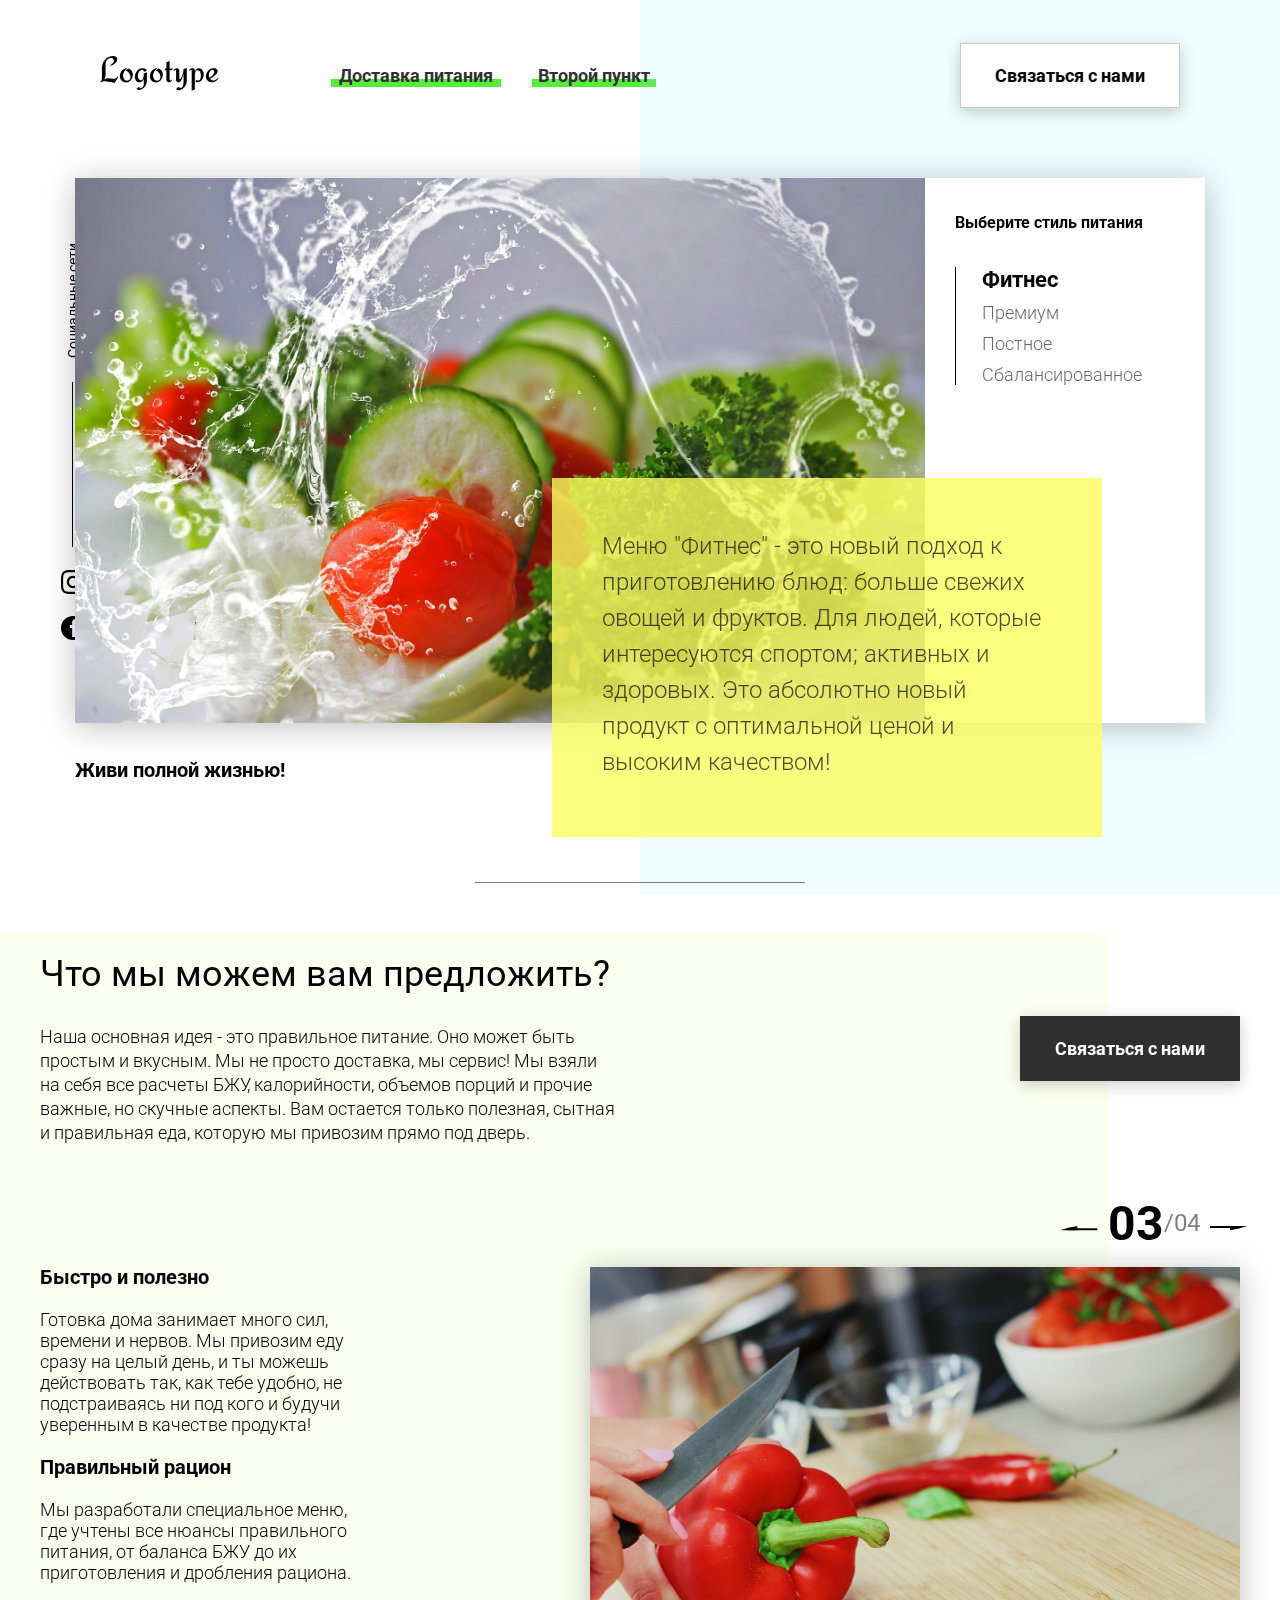
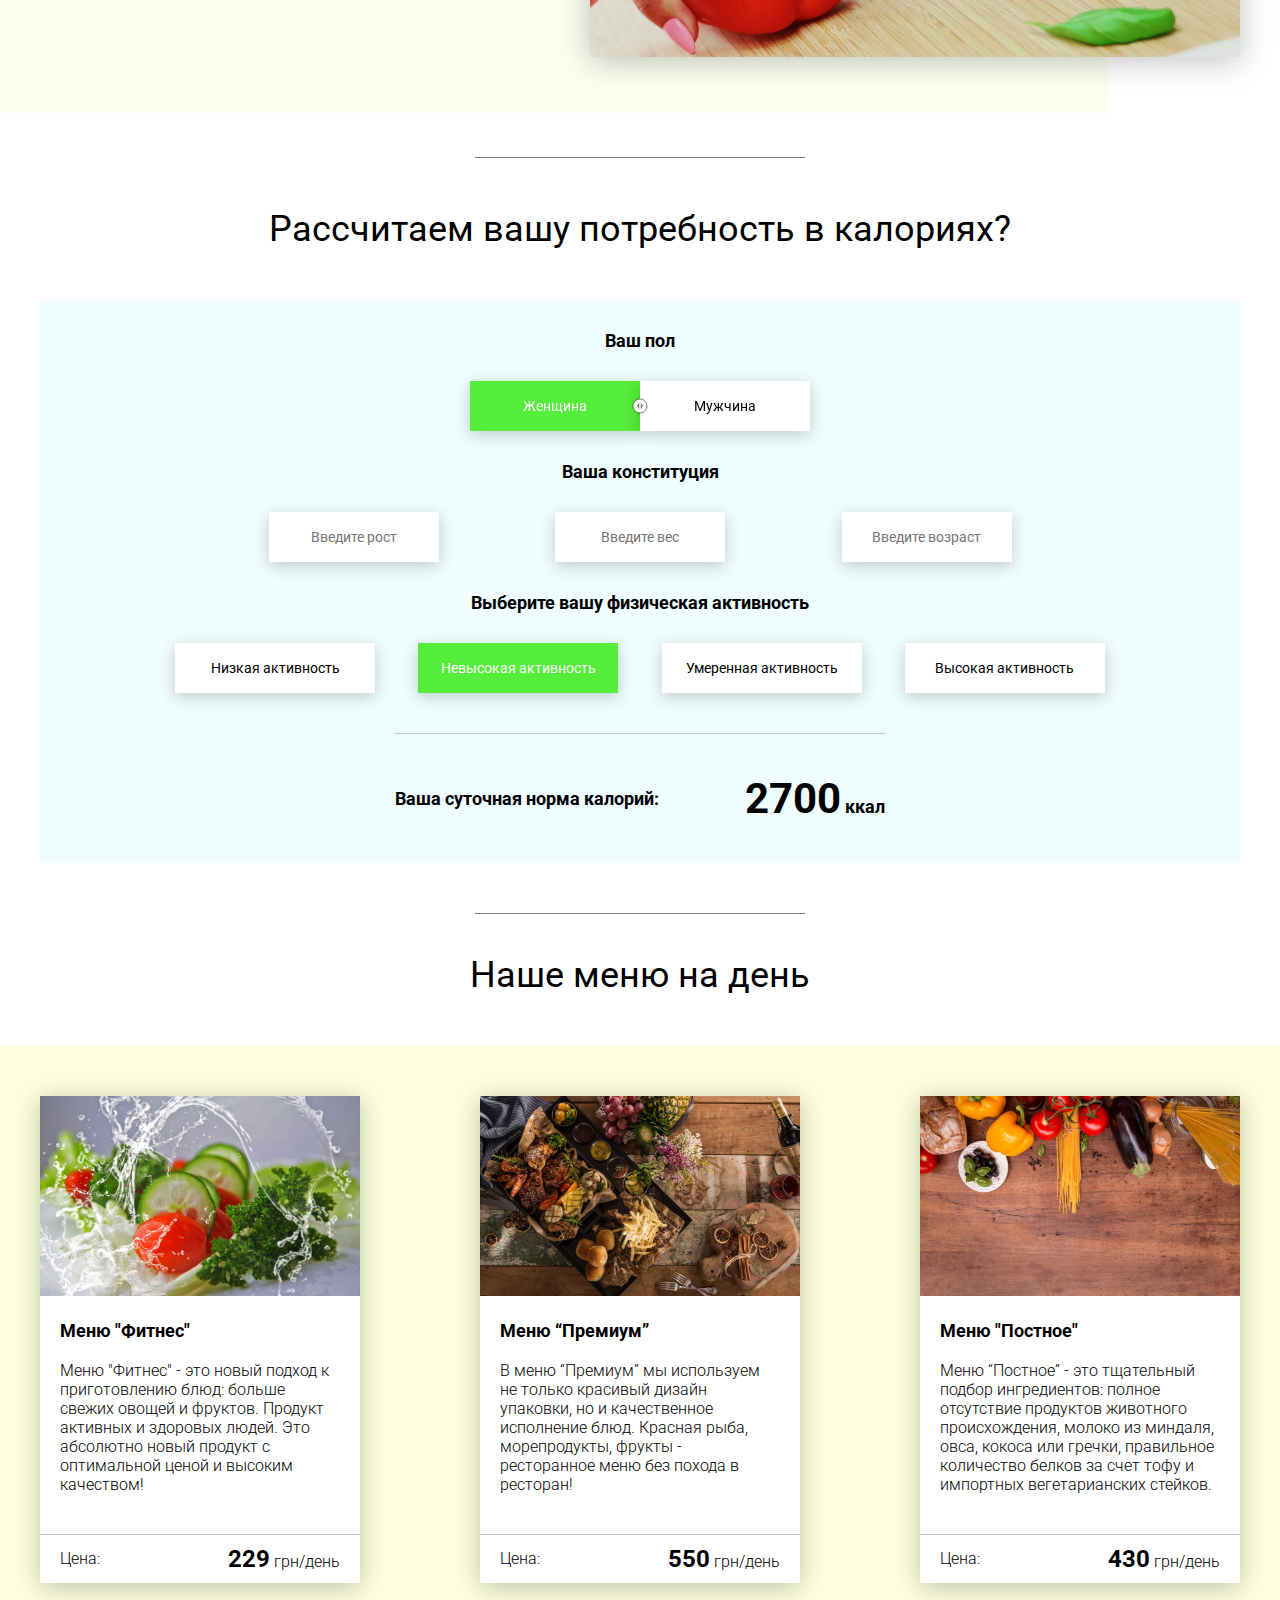
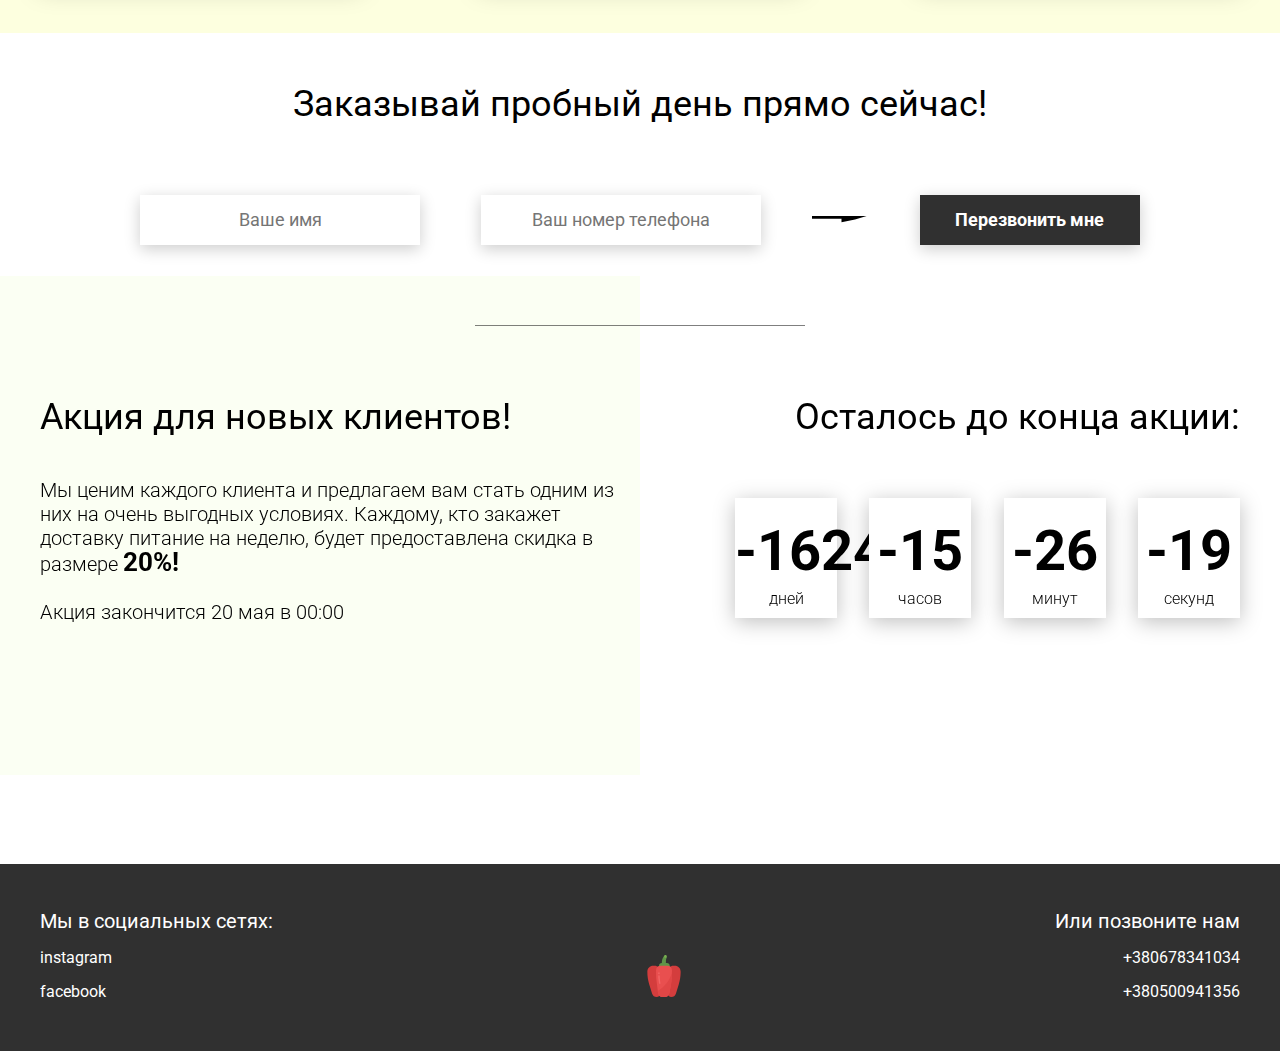
<file: foodProject/index.html>
<!DOCTYPE html>
<html lang="en">
<head>
    <meta charset="UTF-8">
    <meta name="viewport" content="width=device-width, initial-scale=1.0">
    <title>Food</title>
    <link rel="stylesheet" href="css/style.css">
</head>
<body>
    <header class="header">
        <div class="header__left-block">
            <div class="header__logo">
                <img src="icons/logo.svg" alt="Логотип">
            </div>
            <nav class="header__links">
                <a href="#" class="header__link">Доставка питания</a>
                <a href="#" class="header__link">Второй пункт</a>
            </nav>
        </div>
        <div class="header__right-block">
            <button data-modal class="btn  btn_white">Связаться с нами</button>
        </div>
    </header>
    <div class="sidepanel">
        <div class="sidepanel__text"><span>Социальные сети</span></div>
        <div class="sidepanel__divider"></div>
        <a href="#" class="sidepanel__icon">
            <img src="icons/instagram.svg" alt="instagram">
        </a>
        <a href="#" class="sidepanel__icon">
            <img src="icons/facebook.svg" alt="facebook">
        </a>
    </div>

    <div class="preview">
        <div class="bgc_blue"></div>
        <div class="container">
            <div class="tabcontainer">
                <div class="tabcontent">
                    <img src="img/tabs/vegy.jpg" alt="vegy">
                    <div class="tabcontent__descr">
                        Меню "Фитнес" - это новый подход к приготовлению блюд: больше свежих овощей и фруктов. Для людей, которые интересуются спортом; активных и здоровых. Это абсолютно новый продукт с оптимальной ценой и высоким качеством!
                    </div>
                </div>
                <div class="tabcontent">
                    <img src="img/tabs/elite.jpg" alt="elite">
                    <div class="tabcontent__descr">
                        Меню “Премиум” - мы используем не только красивый дизайн упаковки, но и качественное исполнение блюд. Красная рыба, морепродукты, фрукты - ресторанное меню без похода в ресторан!                                     
                    </div>
                </div>
                 <div class="tabcontent">
                    <img src="img/tabs/post.jpg" alt="post">
                    <div class="tabcontent__descr">
                        Наше специальное “Постное меню” - это тщательный подбор ингредиентов: полное отсутствие продуктов животного происхождения. Полная гармония с собой и природой в каждом элементе! Все будет Ом!                                     
                    </div>
                </div>
                <div class="tabcontent">
                    <img src="img/tabs/vegy.jpg" alt="vegy">
                    <div class="tabcontent__descr">
                        Меню "Сбалансированное" - это соответствие вашего рациона всем научным рекомендациям. Мы тщательно просчитываем вашу потребность в к/б/ж/у и создаем лучшие блюда для вас.
                    </div>
                </div> 
                <div class="tabheader">
                    <h3>Выберите стиль питания</h3>
                    <div class="tabheader__items">
                        <div class="tabheader__item tabheader__item_active">Фитнес</div>
                        <div class="tabheader__item">Премиум</div>
                        <div class="tabheader__item">Постное</div>
                        <div class="tabheader__item">Сбалансированное</div>
                    </div>
                </div>
            </div>
            <div class="preview__life">Живи полной жизнью!</div>
        </div>
    </div>

    <div class="divider"></div>

    <div class="offer">
        <div class="bgc_y"></div>
        <div class="container">
            <div class="offer__text">
                <h2 class="title">Что мы можем вам предложить?</h2>
                <div class="offer__descr">
                    Наша основная идея - это правильное питание. Оно может быть простым и вкусным. Мы не просто доставка, мы сервис! Мы взяли на себя все расчеты БЖУ, калорийности, объемов порций и прочие важные, но скучные аспекты. Вам остается только полезная, сытная и правильная еда, которую мы привозим прямо под дверь.
                </div>
            </div>
            <div class="offer__action">
                <button data-modal class="btn btn_dark">Связаться с нами</button>
            </div>
        </div>
        <div class="container">
            <div class="offer__advantages">
                <h2>Быстро и полезно</h2>
                <div class="offer__advantages-text">
                    Готовка дома занимает много сил, времени и нервов. Мы привозим еду сразу на целый день, и ты можешь действовать так, как тебе удобно, не подстраиваясь ни под кого и будучи уверенным в качестве продукта!
                </div>
                <h2>Правильный рацион</h2>
                <div class="offer__advantages-text">
                    Мы разработали специальное меню, где учтены все нюансы правильного питания, от баланса БЖУ до их приготовления и дробления рациона.
                </div>
            </div>
            <div class="offer__slider">
                <div class="offer__slider-counter">
                    <div class="offer__slider-prev">
                        <img src="icons/left.svg" alt="prev">
                    </div>
                    <span id="current">03</span>
                    /
                    <span id="total">04</span>
                    <div class="offer__slider-next">
                        <img src="icons/right.svg" alt="next">
                    </div>
                </div>
                <div class="offer__slider-wrapper">
                    <div class="offer__slide">
                        <img src="img/slider/pepper.jpg" alt="pepper">
                    </div>
                    <!-- <div class="offer__slide">
                        <img src="img/slider/food-12.jpg" alt="food">
                    </div>
                    <div class="offer__slide">
                        <img src="img/slider/olive-oil.jpg" alt="oil">
                    </div>
                    <div class="offer__slide">
                        <img src="img/slider/paprika.jpg" alt="paprika">
                    </div> -->
                </div>
            </div>
        </div>
    </div>

    <div class="divider"></div>

    <div class="calculating">
        <div class="container">
            <h2 class="title">Рассчитаем вашу потребность в калориях?
            </h2>
            <div class="calculating__field">
                <div class="calculating__subtitle">
                    Ваш пол
                </div>
                <div class="calculating__choose" id="gender">
                    <div class="calculating__choose-item calculating__choose-item_active">Женщина</div>
                    <div class="calculating__choose-item">Мужчина</div>
                </div>

                <div class="calculating__subtitle">
                    Ваша конституция
                </div>
                <div class="calculating__choose calculating__choose_medium">
                    <input type="text" id="height" placeholder="Введите рост" class="calculating__choose-item">
                    <input type="text" id="weight" placeholder="Введите вес"  class="calculating__choose-item">
                    <input type="text" id="age" placeholder="Введите возраст" class="calculating__choose-item">
                </div>

                <div class="calculating__subtitle">
                    Выберите вашу физическая активность
                </div>
                <div class="calculating__choose calculating__choose_big">
                    <div id="low" class="calculating__choose-item">Низкая активность </div>
                    <div id="small"  class="calculating__choose-item calculating__choose-item_active">Невысокая активность</div>
                    <div id="medium" class="calculating__choose-item">Умеренная активность</div>
                    <div id="high" class="calculating__choose-item">Высокая активность</div>
                </div>

                <div class="calculating__divider"></div>

                <div class="calculating__total">
                    <div class="calculating__subtitle">
                        Ваша суточная норма калорий:
                    </div>
                    <div class="calculating__result">
                        <span>2700</span> ккал
                    </div>
                </div>
            </div>
        </div>
    </div>

    <div class="divider"></div>

    <div class="menu">
        <h2 class="title">Наше меню на день</h2>

        <div class="menu__field">
            <div class="container">
                <div class="menu__item">
                    <img src="img/tabs/vegy.jpg" alt="vegy">
                    <h3 class="menu__item-subtitle">Меню "Фитнес"</h3>
                    <div class="menu__item-descr">Меню "Фитнес" - это новый подход к приготовлению блюд: больше свежих овощей и фруктов. Продукт активных и здоровых людей. Это абсолютно новый продукт с оптимальной ценой и высоким качеством!</div>
                    <div class="menu__item-divider"></div>
                    <div class="menu__item-price">
                        <div class="menu__item-cost">Цена:</div>
                        <div class="menu__item-total"><span>229</span> грн/день</div>
                    </div>
                </div>
                <div class="menu__item">
                    <img src="img/tabs/elite.jpg" alt="elite">
                    <h3 class="menu__item-subtitle">Меню “Премиум”</h3>
                    <div class="menu__item-descr">В меню “Премиум” мы используем не только красивый дизайн упаковки, но и качественное исполнение блюд. Красная рыба, морепродукты, фрукты - ресторанное меню без похода в ресторан!</div>
                    <div class="menu__item-divider"></div>
                    <div class="menu__item-price">
                        <div class="menu__item-cost">Цена:</div>
                        <div class="menu__item-total"><span>550</span> грн/день</div>
                    </div>
                </div>
                <div class="menu__item">
                    <img src="img/tabs/post.jpg" alt="post">
                    <h3 class="menu__item-subtitle">Меню "Постное"</h3>
                    <div class="menu__item-descr">Меню “Постное” - это тщательный подбор ингредиентов: полное отсутствие продуктов животного происхождения, молоко из миндаля, овса, кокоса или гречки, правильное количество белков за счет тофу и импортных вегетарианских стейков. </div>
                    <div class="menu__item-divider"></div>
                    <div class="menu__item-price">
                        <div class="menu__item-cost">Цена:</div>
                        <div class="menu__item-total"><span>430</span> грн/день</div>
                    </div>
                </div>
            </div>
        </div>
    </div>

    <div class="order">
        <div class="container">
            <div class="title">Заказывай пробный день прямо сейчас!</div>
            <form action="#" class="order__form">
                <input required placeholder="Ваше имя" name="name" type="text" class="order__input">
                <input required placeholder="Ваш номер телефона" name="phone" type="phone" class="order__input">
                <img src="icons/right.svg" alt="right">
                <button class="btn btn_dark btn_min">Перезвонить мне</button>
            </form>
        </div>
    </div>

    <div class="divider"></div>

    <div class="promotion">
        <div class="bgc_y"></div>
        <div class="container">
            <div class="promotion__text">
                <div class="title">Акция для новых клиентов!</div>
                <div class="promotion__descr">
                    Мы ценим каждого клиента и предлагаем вам стать одним из них на очень выгодных условиях. 
                    Каждому, кто закажет доставку питание на неделю, будет предоставлена скидка в размере <span>20%!</span>
                    <br><br>
                    Акция закончится 20 мая в 00:00
                </div>
            </div>
            <div class="promotion__timer">
                <div class="title">Осталось до конца акции:</div>
                <div class="timer">
                    <div class="timer__block">
                        <span id="days">12</span>
                        дней
                    </div>
                    <div class="timer__block">
                        <span id="hours">20</span>
                        часов
                    </div>
                    <div class="timer__block">
                        <span id="minutes">56</span>
                        минут
                    </div>
                    <div class="timer__block">
                        <span id="seconds">20</span>
                        секунд
                    </div>
                </div>
            </div>
        </div>
    </div>

    <footer class="footer">
        <div class="container">
            <div class="social">
                <div class="subtitle">Мы в социальных сетях:</div>
                <a href="#" class="link">instagram</a>
                <a href="#" class="link">facebook</a>
            </div>
            <div class="pepper">
                <img src="icons/veg.svg" alt="pepper">
            </div>
            <div class="call">
                <div class="subtitle">Или позвоните нам</div>
                <a href="#" class="link">+380678341034</a>
                <a href="#" class="link">+380500941356</a>
            </div>
        </div>
    </footer>

    <div class="modal">
        <div class="modal__dialog">
            <div class="modal__content">
                <form action="#">
                    <div data-close class="modal__close">&times;</div>
                    <div class="modal__title">Мы свяжемся с вами как можно быстрее!</div>
                    <input required placeholder="Ваше имя" name="name" type="text" class="modal__input">
                    <input required placeholder="Ваш номер телефона" name="phone" type="phone" class="modal__input">
                    <button class="btn btn_dark btn_min">Перезвонить мне</button>
                </form>
            </div>
        </div>
    </div>
    <script src="js/index.js"></script>
</body>
</html>
</file>
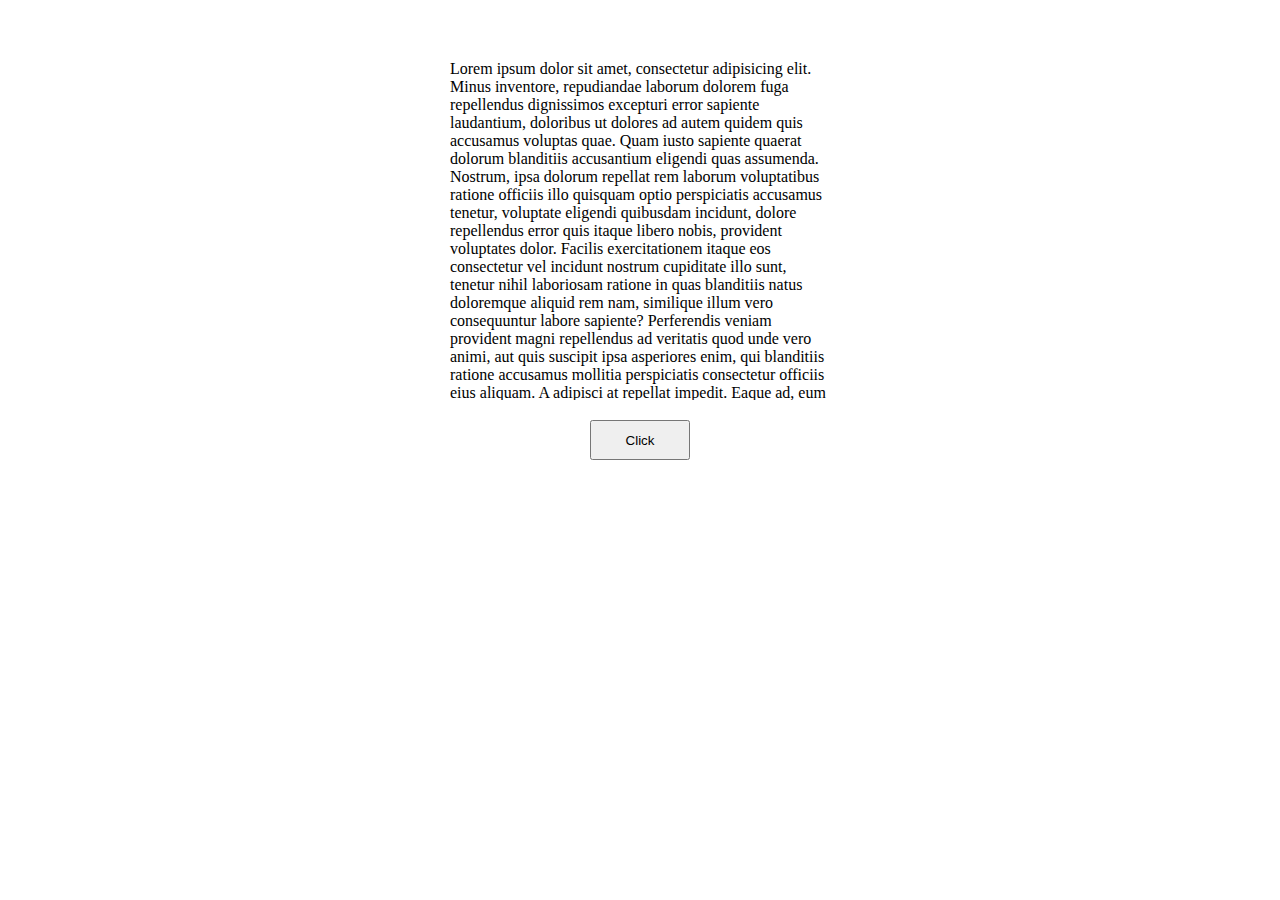
<file: modalWindow/index.html>
<!DOCTYPE html>
<html lang="ru">
  <head>
    <meta charset="utf-8">
    <meta http-equiv="X-UA-Compatible" content="IE=edge">
   	<title>JavaScript</title>
   	<link rel="stylesheet" href="style.css">
  </head>
  <body>
    
    <div class="box">Lorem ipsum dolor sit amet, consectetur adipisicing elit. Minus inventore, repudiandae laborum dolorem fuga repellendus dignissimos excepturi error sapiente laudantium, doloribus ut dolores ad autem quidem quis accusamus voluptas quae. Quam iusto sapiente quaerat dolorum blanditiis accusantium eligendi quas assumenda. Nostrum, ipsa dolorum repellat rem laborum voluptatibus ratione officiis illo quisquam optio perspiciatis accusamus tenetur, voluptate eligendi quibusdam incidunt, dolore repellendus error quis itaque libero nobis, provident voluptates dolor. Facilis exercitationem itaque eos consectetur vel incidunt nostrum cupiditate illo sunt, tenetur nihil laboriosam ratione in quas blanditiis natus doloremque aliquid rem nam, similique illum vero consequuntur labore sapiente? Perferendis veniam provident magni repellendus ad veritatis quod unde vero animi, aut quis suscipit ipsa asperiores enim, qui blanditiis ratione accusamus mollitia perspiciatis consectetur officiis eius aliquam. A adipisci at repellat impedit. Eaque ad, eum laudantium deserunt. Quis error voluptatem tempora quam ducimus aut, architecto odio voluptatum reiciendis. Atque error, deleniti similique non nam ratione. Perferendis, officiis mollitia laboriosam quam, nisi vel obcaecati vero dicta ducimus dolorum quas, excepturi consequatur fugiat sit minima repellendus quia aliquid numquam id autem unde dolorem quaerat odit. Harum eaque dolor dicta, accusantium deserunt eius deleniti nisi quas assumenda consectetur, odit modi exercitationem, officia doloribus quidem perferendis repellendus quos commodi eveniet cum beatae ea molestiae reprehenderit. Facilis, iste corporis earum. Nemo aliquam architecto error facilis amet, nihil sed excepturi necessitatibus rem delectus, omnis ipsa ut temporibus expedita quas natus ipsum fuga eum harum nisi facere cupiditate reiciendis! Id magnam blanditiis eligendi, nulla accusamus magni. Placeat quidem repellat explicabo minus esse numquam velit, accusantium a, cumque aperiam iure alias natus aliquam minima quas possimus assumenda quod, doloremque saepe perspiciatis nulla vero quibusdam voluptates. Nihil, aliquam maiores earum non similique quos? Quos cumque est illum assumenda perspiciatis, obcaecati atque doloribus cum soluta sit qui, deserunt reprehenderit quibusdam ratione odio similique a, quod cupiditate! Accusamus hic minus numquam, repellendus, ullam beatae itaque ad laudantium doloremque dolore error praesentium provident consequuntur consectetur culpa necessitatibus facere. Adipisci dignissimos fugiat consequuntur temporibus magni eius deleniti. Reiciendis, distinctio nesciunt modi repellendus aperiam quia dolore porro, pariatur eos. Ducimus iusto officiis cupiditate, error modi eius, dolores maxime a eaque tenetur? Quae nulla reprehenderit voluptatibus fugit cum distinctio hic libero maiores fugiat, atque amet qui cupiditate pariatur quaerat illo similique sunt doloribus modi reiciendis blanditiis in voluptatem esse. Hic voluptates atque beatae nihil ad perspiciatis repudiandae, consequuntur non nesciunt maiores alias eos odit, officiis inventore eaque aperiam voluptatibus. Fugiat eum esse nam saepe soluta ab accusamus nemo fuga aut, distinctio officia atque. Voluptatibus perspiciatis magni harum incidunt aliquid temporibus quas labore exercitationem. Alias mollitia magnam sequi, totam corrupti temporibus facere praesentium iste velit aliquam minus enim cupiditate rem. Iste molestiae maxime illum non accusantium voluptas blanditiis, quod consectetur, quidem est culpa voluptates obcaecati, ipsum ab natus vitae! Consectetur animi quae tenetur odio repellendus natus tempora ipsa culpa, inventore accusamus ea corporis doloribus id harum voluptatem, praesentium temporibus, explicabo totam mollitia molestiae est iusto vel repellat molestias. Repellat placeat voluptas quaerat eaque, illum dicta rerum numquam sunt!</div>
    <button>Click</button>
	<script src="/preview/script.js"></script>
  </body>
</html>
</file>
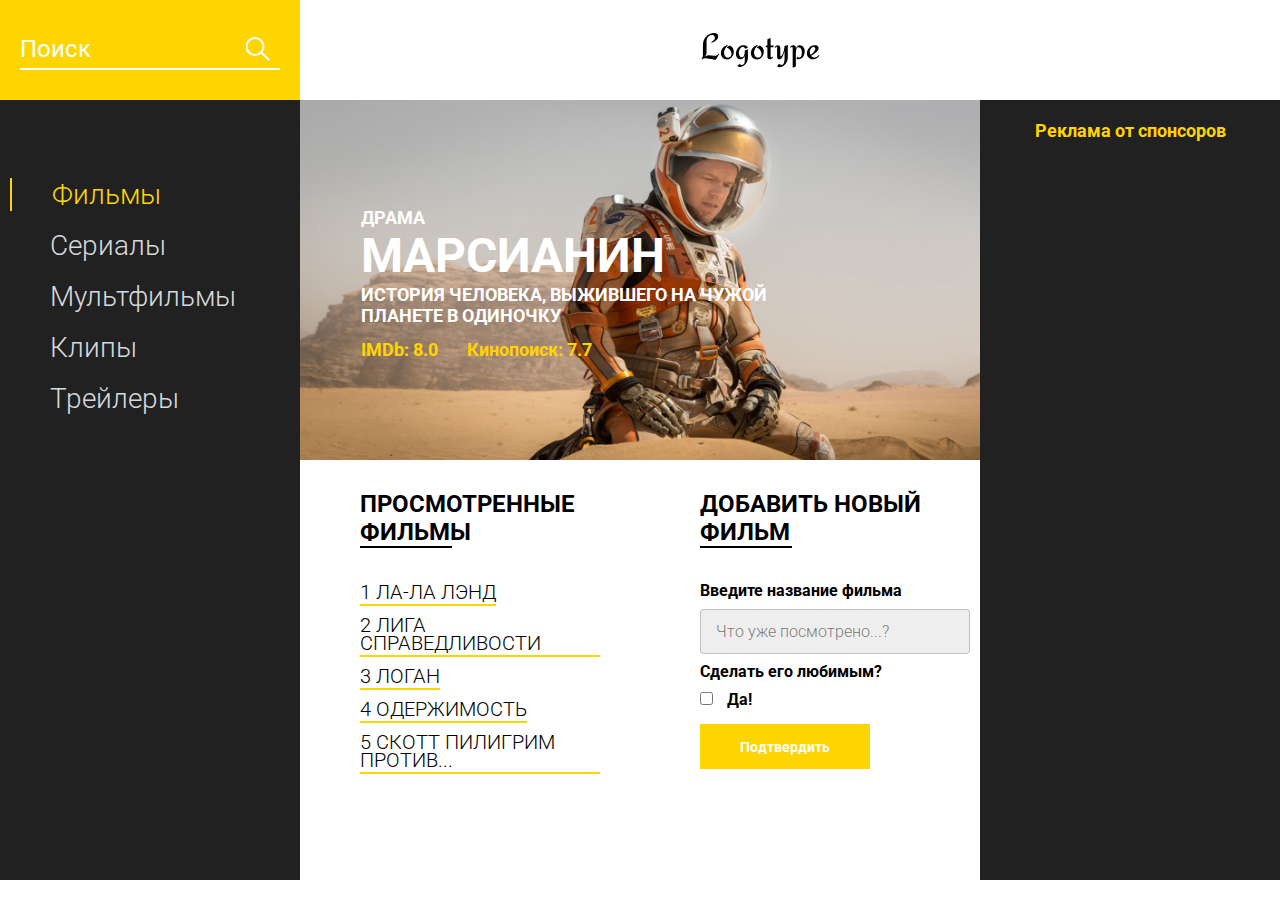
<file: projectFilms/index.html>
<!DOCTYPE html>
<html lang="en">
<head>
    <meta charset="UTF-8">
    <meta name="viewport" content="width=device-width, initial-scale=1.0">
    <title>Movie DB</title>
    <link href="https://fonts.googleapis.com/css?family=Roboto:300,400,700&display=swap&subset=cyrillic-ext" rel="stylesheet">
    <link rel="stylesheet" href="css/style.min.css">
</head>
<body>
    <header class="header">
        <div class="header__search">
            <form action="#">
                <input type="text" placeholder="Поиск">
            </form>
        </div>
        <div class="header__logo">
            <img src="icons/Logotype.svg" alt="logo">
        </div>
    </header>
    <main class="promo">
        <div class="promo__menu">
            <nav class="promo__menu-list">
                <ul>
                    <li><a class="promo__menu-item promo__menu-item_active" href="#">Фильмы</a></li>
                    <li><a class="promo__menu-item" href="#">Сериалы</a></li>
                    <li><a class="promo__menu-item" href="#">Мультфильмы</a></li>
                    <li><a class="promo__menu-item" href="#">Клипы</a></li>
                    <li><a class="promo__menu-item" href="#">Трейлеры</a></li>
                </ul>
            </nav>
        </div>
        <div class="promo__content">
            <div class="promo__bg">
                <div class="promo__genre">КОМЕДИЯ</div>
                <div class="promo__title">МАРСИАНИН</div>
                <div class="promo__descr">ИСТОРИЯ ЧЕЛОВЕКА, ВЫЖИВШЕГО НА ЧУЖОЙ ПЛАНЕТЕ В ОДИНОЧКУ</div>
                <div class="promo__ratings">
                    <span>IMDb: 8.0</span>
                    <span>Кинопоиск: 7.7</span>
                </div>
            </div>
            <div class="promo__interactive">
                <div>
                    <div class="promo__interactive-title">ПРОСМОТРЕННЫЕ ФИЛЬМЫ</div>
                    <ul class="promo__interactive-list">
                        <li class="promo__interactive-item">ЛОГАН
                            <div class="delete"></div>
                        </li>
                        <li class="promo__interactive-item">ЛИГА СПРАВЕДЛИВОСТИ
                            <div class="delete"></div>
                        </li>
                        <li class="promo__interactive-item">ЛА-ЛА ЛЭНД
                            <div class="delete"></div>
                        </li>
                        <li class="promo__interactive-item">ОДЕРЖИМОСТЬ
                            <div class="delete"></div>
                        </li>
                        <li class="promo__interactive-item">СКОТТ ПИЛИГРИМ ПРОТИВ...
                            <div class="delete"></div>
                        </li>
                    </ul>
                </div>
                <div>
                    <form class="add">
                        <div class="promo__interactive-title">ДОБАВИТЬ НОВЫЙ ФИЛЬМ</div>
                        <span>Введите название фильма</span>
                        <input class="adding__input" type="text" placeholder="Что уже посмотрено...?">
                        <span>Сделать его любимым?</span>
                        <input type="checkbox">
                        <span class="yes">Да!</span>
                        <button>Подтвердить</button>
                    </form>
                </div>
            </div>
        </div>
        <div class="promo__adv">
            <div class="promo__adv-title">Реклама от спонсоров</div>
            <img src="img/content_1.jpg" alt="some picture">
            <img src="img/content_2.jpg" alt="some picture">
            <img src="img/content_3.png" alt="some picture">
        </div>
    </main>

    <script src="js/script.js"></script>
</body>
</html>
</file>
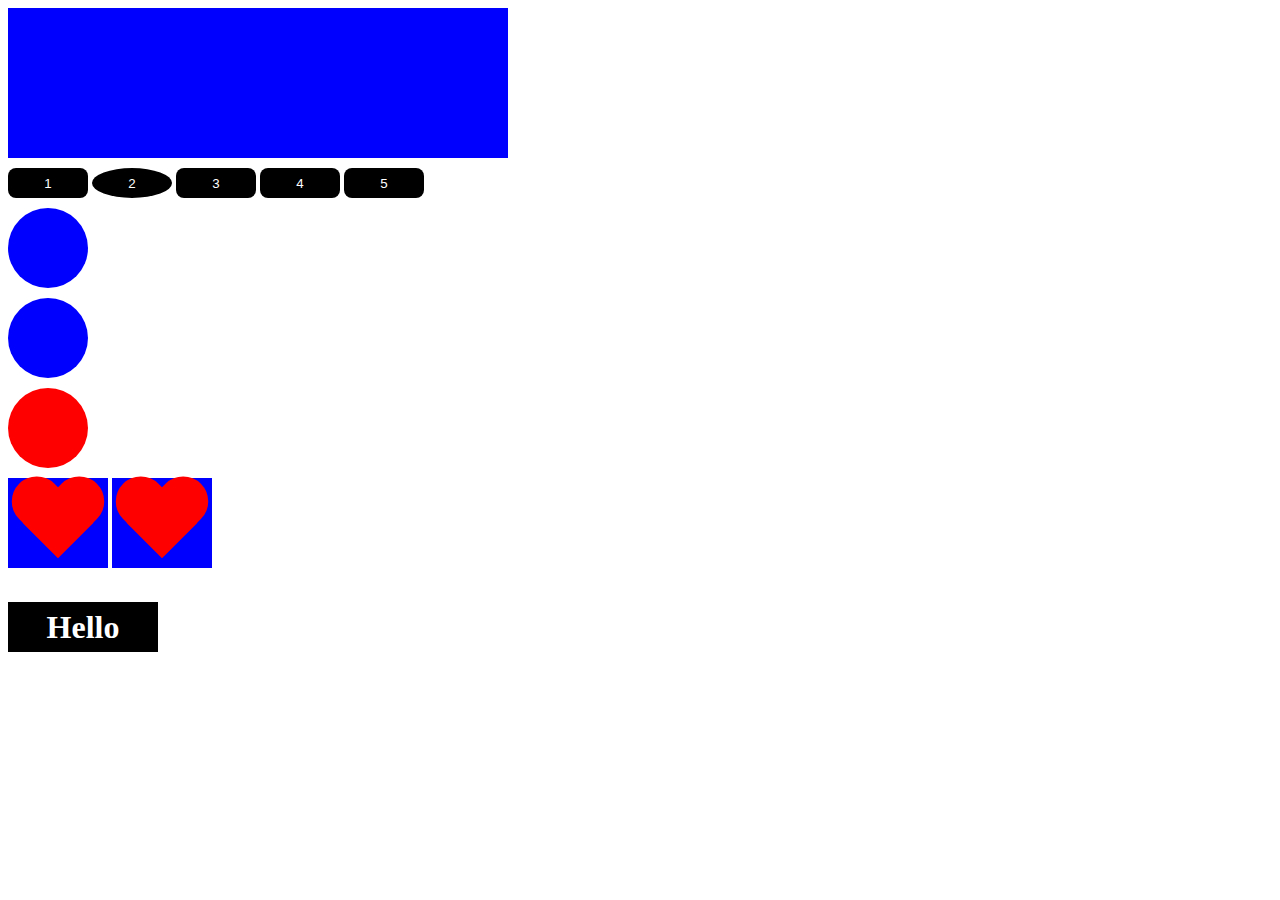
<file: Elements_25/elements/index.html>
<!DOCTYPE html>
<html lang="ru">
	<head>
		<meta charset="utf-8">
		<meta http-equiv="X-UA-Compatible" content="IE=edge">
		<title>JavaScript</title>
		<link rel="stylesheet" href="css/style.css">
	</head>
	<body>
		<div class="box" id="box"></div>
		<button>1</button>
		<button>2</button>
		<button>3</button>
		<button>4</button>
		<button>5</button>

		<div class="circle"></div>
		<div class="circle"></div>
		<div class="circle"></div>

		<div class="wrapper">
			<div class="heart"></div>
			<div class="heart"></div>
            <div class="heart"></div>
            
		</div>

		<script src="js/script.js"></script>
	</body>
</html>
</file>
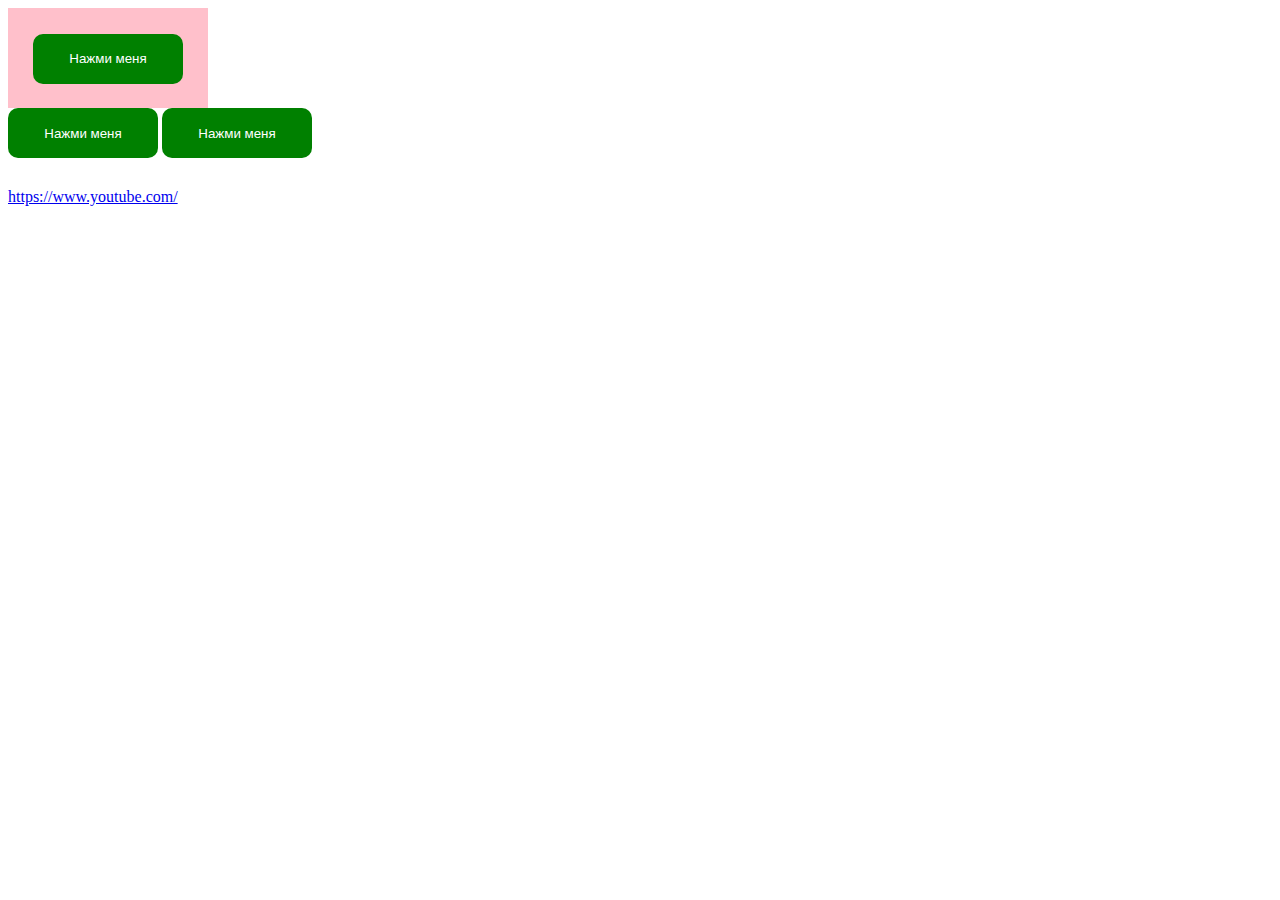
<file: Projects/Step1/js/eventHandlers/index.html>
<!DOCTYPE html>
<html lang="ru">
  <head>
		<meta charset="utf-8">
		<meta http-equiv="X-UA-Compatible" content="IE=edge">
		<title>JavaScript</title>
		<link rel="stylesheet" href="css.css">
  </head>
  <body>
<div class="overlay">
	<button id="btn">Нажми меня</button>
</div>
		<button >Нажми меня</button>
		<button>Нажми меня</button>

    	<a href="https://www.youtube.com/">https://www.youtube.com/</a>

		<script src="script.js"></script>
  </body>
</html>
</file>
<file: foodProject/css/style.css>
@import url(https://fonts.googleapis.com/css?family=Roboto:300,400,700&display=swap&subset=cyrillic-ext);*{box-sizing:border-box;margin:0;padding:0;font-family:Roboto,sans-serif}a{text-decoration:none}.btn{width:220px;height:65px;display:flex;justify-content:center;align-items:center;background-color:#fff;font-size:18px;font-weight:700;border:1px solid rgba(0,0,0,.2);box-shadow:0 4px 15px rgba(0,0,0,.2);cursor:pointer;transition:.3s all;outline:0}.btn_white{background-color:#fff}.btn_dark{background-color:#303030;color:#fff;border:none}.btn_min{height:50px}.btn:hover{box-shadow:0 4px 30px rgba(0,0,0,.3)}.container{max-width:1200px;margin:0 auto}.divider{width:330px;height:1px;margin:0 auto;background-color:rgba(0,0,0,.5)}.title{font-size:36px;font-weight:400}.header{display:flex;justify-content:space-between;align-items:center;height:150px;padding:0 100px}.header__left-block{display:flex;justify-content:space-between;min-width:550px}.header__logo{max-width:170px}.header__logo img{width:100%}.header__links{display:flex;align-items:center}.header__link{position:relative;margin-right:45px;font-weight:700;font-size:18px;color:#303030}.header__link:after{content:'';position:absolute;display:block;width:110%;left:-5%;bottom:-1px;z-index:-1;height:8px;background:#54ed39}.header__link:last-child{margin-right:0}.sidepanel{position:fixed;left:60px;top:240px;height:400px;width:25px;display:flex;flex-direction:column;justify-content:space-between;align-items:center}.sidepanel__text{width:120px;height:120px;font-size:14px}.sidepanel__text span{display:flex;transform:rotate(-90deg) translateX(-50px)}.sidepanel__divider{width:1px;height:165px;background-color:#000}.sidepanel__icon{width:24px;height:24px}.sidepanel__icon img{width:100%}.preview{padding:28px 0 100px 0;position:relative}.preview__life{font-weight:700;font-size:20px;margin-left:35px;margin-top:35px}.bgc_blue{position:absolute;right:0;top:-155px;width:50vw;height:900px;background:rgba(146,242,255,.15);z-index:-1}.tabcontainer{display:flex;width:1130px;margin:0 auto;box-shadow:0 4px 30px rgba(0,0,0,.25)}.tabcontent{width:850px;position:relative}.tabcontent img{width:100%;height:100%;object-fit:cover}.tabcontent__descr{position:absolute;top:300px;right:-177px;width:550px;height:359px;background:rgba(251,254,93,.8);padding:50px;font-size:24px;font-weight:300;line-height:36px;color:rgba(0,0,0,.7)}.tabheader{width:280px;padding:35px 30px;background-color:#fff}.tabheader h3{font-weight:700;font-size:16px}.tabheader__items{margin-top:35px;padding-left:26px;border-left:1px solid #000}.tabheader__item{font-weight:700;font-size:18px;font-weight:300;margin-top:10px;color:rgba(0,0,0,.6);cursor:pointer;transition:.3s all}.tabheader__item_active{color:#000;font-size:22px;font-weight:700}.offer{padding:70px 0 100px 0;position:relative}.offer .container{display:flex;justify-content:space-between}.offer .bgc_y{position:absolute;width:1109px;height:780px;background:rgba(243,255,222,.45);z-index:-1;top:50px}.offer__text{width:580px}.offer__descr{font-size:18px;margin-top:30px;font-weight:300;line-height:24px}.offer__action{display:flex;align-items:center;justify-content:flex-end}.offer__advantages{width:330px;margin-top:50px}.offer__advantages h2{font-weight:700;font-size:20px;margin-top:20px}.offer__advantages h2:first-child{margin-top:70px}.offer__advantages-text{margin-top:20px;font-size:18px;font-weight:300;line-height:21px}.offer__slider{width:650px;margin-top:50px;display:flex;flex-direction:column;align-items:flex-end}.offer__slider-counter{display:flex;width:180px;align-items:center;font-size:24px;color:rgba(0,0,0,.5)}.offer__slider-wrapper{width:100%;margin-top:15px;box-shadow:0 4px 30px rgba(0,0,0,.25)}.offer__slider-prev{margin-right:10px;cursor:pointer}.offer__slider-next{margin-left:10px;cursor:pointer}.offer__slider #current{font-size:48px;font-weight:700;color:#000}.offer__slide{width:100%;height:390px}.offer__slide img{width:100%;height:100%;object-fit:cover}.calculating{padding:50px 0}.calculating .title{text-align:center}.calculating__field{width:100%;margin-top:50px;background:rgba(146,242,255,.15);padding:30px 0 40px 0}.calculating__subtitle{text-align:center;font-size:18px;font-weight:700;margin-top:30px}.calculating__subtitle:first-child{margin-top:0}.calculating #gender:after{content:'';position:absolute;top:50%;transform:translateY(-50%);display:block;width:16px;height:16px;background:url(../icons/switch.svg) center center/cover no-repeat}.calculating__choose{position:relative;display:flex;margin-top:30px;justify-content:center}.calculating__choose-item{display:flex;align-items:center;justify-content:center;width:170px;height:50px;padding:0 10px;background:#fff;box-shadow:0 4px 15px rgba(0,0,0,.2);border:none;text-align:center;font-size:14px;cursor:pointer;outline:0;transition:.3s all}.calculating__choose-item_active{color:#fff;background-color:#54ed39}.calculating__choose_medium{width:743px;justify-content:space-between;margin:30px auto 0 auto}.calculating__choose_big{width:930px;justify-content:space-between;margin:30px auto 0 auto}.calculating__choose_big .calculating__choose-item{width:200px}.calculating__divider{width:490px;height:1px;margin:40px auto;background-color:rgba(0,0,0,.2)}.calculating__total{width:490px;margin:0 auto;display:flex;justify-content:space-between;align-items:center}.calculating__result{font-size:18px;font-weight:700}.calculating__result span{font-size:42px}.menu{padding:40px 0 50px 0}.menu .container{display:flex;justify-content:space-between;align-items:flex-start}.menu .title{text-align:center}.menu__field{margin-top:50px;padding:50px 0;width:100%;background:rgba(249,254,126,.25)}.menu__item{width:320px;min-height:450px;background:#fff;box-shadow:0 4px 25px rgba(0,0,0,.25);font-size:16px;font-weight:300}.menu__item img{width:100%;height:200px;object-fit:cover}.menu__item-subtitle{font-weight:700;font-size:18px;padding:0 20px;margin-top:20px}.menu__item-descr{margin-top:20px;padding:0 20px}.menu__item-divider{width:100%;height:1px;background-color:rgba(0,0,0,.25);margin-top:40px}.menu__item-price{display:flex;justify-content:space-between;align-items:center;padding:10px 20px}.menu__item-price span{font-size:24px;font-weight:700}.order{padding-bottom:80px}.order .title{text-align:center}.order__form{margin-top:70px;padding:0 100px;display:flex;justify-content:space-between;align-items:center}.order__form img{transform:scale(1.5)}.order__input{width:280px;height:50px;background:#fff;box-shadow:0 4px 15px rgba(0,0,0,.2);border:none;font-size:18px;text-align:center;padding:0 20px;outline:0}.promotion{padding:70px 0 240px 0;position:relative}.promotion .container{display:flex}.promotion .bgc_y{position:absolute;width:50%;height:499px;background:rgba(243,255,222,.35);z-index:-1;top:-50px;left:0}.promotion__text{width:50%}.promotion__descr{margin-top:40px;font-size:20px;line-height:24px;font-weight:300}.promotion__descr span{font-weight:700;font-size:26px}.promotion__timer{width:50%}.promotion__timer .title{text-align:right}.promotion__timer .timer{margin-top:60px;padding-left:95px;display:flex;justify-content:space-between;align-items:center}.promotion__timer .timer__block{width:102px;height:120px;background:#fff;box-shadow:0 4px 20px rgba(0,0,0,.25);font-size:16px;font-weight:300;text-align:center}.promotion__timer .timer__block span{display:block;margin-top:20px;margin-bottom:5px;font-size:56px;font-weight:700}.footer{min-height:180px;background-color:#303030;padding:45px 0 50px 0;color:#fff}.footer .container{height:100%;display:flex;justify-content:space-between;align-items:flex-end}.footer .subtitle{font-size:20px}.footer .link{display:block;margin-top:15px;font-size:16px;color:#fff}.footer .call{text-align:right}.modal{position:fixed;top:0;left:0;z-index:1050;display:none;width:100%;height:100%;overflow:hidden;background-color:rgba(0,0,0,.5)}.modal__dialog{max-width:500px;margin:40px auto}.modal__content{position:relative;width:100%;padding:40px;background-color:#fff;border:1px solid rgba(0,0,0,.2);border-radius:4px;max-height:80vh;overflow-y:auto}.modal__close{position:absolute;top:8px;right:14px;font-size:30px;color:#000;opacity:.5;font-weight:700;border:none;background-color:transparent;cursor:pointer}.modal__title{text-align:center;font-size:22px;text-transform:uppercase}.modal__input{display:block;margin:20px auto 20px auto;width:280px;height:50px;background:#fff;box-shadow:0 4px 15px rgba(0,0,0,.2);border:none;font-size:18px;text-align:center;padding:0 20px;outline:0}.modal .btn{display:block;width:280px;margin:0 auto}.show{display:block}.hide{display: none;}.fade{animation-name: fade; animation-duration: 1.5s;}@keyframes fade{from{opacity: 0.1;}to{opacity: 1;}}
</file>
<file: modalWindow/style.css>
.box {
  box-sizing: border-box;
  width: 400px;
  height: 350px;
  overflow: scroll;
  margin: 0 auto;
  margin-top: 50px;
  padding: 10px;
}
button {
  width: 100px;
  height: 40px;
  display: block;
  margin: 0 auto;
  margin-top: 20px; 
}
</file>
<file: Elements_25/elements/css/style.css>
.box {
  width: 150px;
  height: 150px;
  background-color: red;
}
button {
	width: 80px;
	height: 30px;
	margin-top: 10px;
	border: none;
	border-radius: 8px;
	background-color: #000;
	color: #fff;
	cursor: pointer;
	outline: none;
}

.circle {
	width: 80px;
	height: 80px;
	background-color: blue;
	display: block;
	margin-top: 10px;
	border-radius: 100%;
}

.heart {
	display: inline-block;
    position: relative;
    width: 100px;
    height: 90px;
    margin-top: 10px;
}
.heart:before,
.heart:after {
    position: absolute;
    content: "";
    left: 50px;
    top: 0;
    width: 50px;
    height: 80px;
    background: red;
    -moz-border-radius: 50px 50px 0 0;
    border-radius: 50px 50px 0 0;
    -webkit-transform: rotate(-45deg);
       -moz-transform: rotate(-45deg);
        -ms-transform: rotate(-45deg);
         -o-transform: rotate(-45deg);
            transform: rotate(-45deg);
    -webkit-transform-origin: 0 100%;
       -moz-transform-origin: 0 100%;
        -ms-transform-origin: 0 100%;
         -o-transform-origin: 0 100%;
            transform-origin: 0 100%;
}
.heart:after {
    left: 0;
    -webkit-transform: rotate(45deg);
       -moz-transform: rotate(45deg);
        -ms-transform: rotate(45deg);
         -o-transform: rotate(45deg);
            transform: rotate(45deg);
    -webkit-transform-origin: 100% 100%;
       -moz-transform-origin: 100% 100%;
        -ms-transform-origin: 100% 100%;
         -o-transform-origin: 100% 100%;
            transform-origin :100% 100%;
}
.black{
	width: 150px;
	height: 50px;
	line-height: 50px;
	text-align: center;
	background-color: black;
	margin-bottom: 30px;
	margin-top: 30px;
	color: #fff;
}
</file>
<file: Projects/Step1/js/eventHandlers/css.css>
button {
  width: 150px;
  height: 50px;
  background-color: green;
  border: none;
  color: #fff;
  border-radius: 10px;
  outline: none;
  cursor: pointer;
  transition: 0.3s;
}
button:hover {
  transform: scale(0.95);
}
.overlay {
  background-color: pink;
  width: 200px;
  height: 100px;
  text-align: center;
  line-height: 100px;
}
a {
  display: block;
  margin-top: 30px;
}
</file>
<file: projectFilms/css/style.min.css>
*{-webkit-box-sizing:border-box;box-sizing:border-box;margin:0;padding:0;font-family:'Roboto', sans-serif}.header{display:-webkit-box;display:-ms-flexbox;display:flex;height:100px}.header__search{display:-webkit-box;display:-ms-flexbox;display:flex;-webkit-box-pack:center;-ms-flex-pack:center;justify-content:center;-webkit-box-align:center;-ms-flex-align:center;align-items:center;height:100%;width:300px;background:#FFD500}.header__search form{position:relative;width:260px;height:30px}.header__search form input{width:100%;border:none;border-bottom:2px solid #fff;background-color:transparent;color:#fff;font-size:24px;line-height:28px;padding-bottom:5px;outline:none}.header__search form input::-webkit-input-placeholder{color:#fff}.header__search form input:-ms-input-placeholder{color:#fff}.header__search form input::-ms-input-placeholder{color:#fff}.header__search form input::placeholder{color:#fff}.header__search form:after{content:'';display:block;position:absolute;top:2px;right:10px;background:url("../icons/search.svg") center center/cover no-repeat;width:24px;height:24px}.header__logo{display:-webkit-box;display:-ms-flexbox;display:flex;-webkit-box-pack:center;-ms-flex-pack:center;justify-content:center;-webkit-box-align:center;-ms-flex-align:center;align-items:center;height:100%;width:calc(100% - 360px)}.promo{height:780px;display:-webkit-box;display:-ms-flexbox;display:flex}.promo__menu{width:300px;height:100%;background:#212121;padding:60px 0 0 10px}.promo__menu-item{display:block;font-size:28px;line-height:33px;color:#D6D9DC;text-decoration:none;font-weight:300;padding-left:40px;margin-top:18px}.promo__menu-item:hover{color:#FFD500}.promo__menu-item_active{border-left:2px solid  #FFD500;color:#FFD500}.promo__content{width:calc(100% - 600px)}.promo__bg{height:360px;background:url("../img/mars.webp") center center/cover no-repeat;background-position:top;padding:107px 0 0 61px}.promo__genre{font-weight:bold;font-size:18px;line-height:21px;color:#FFFFFF;text-transform:uppercase}.promo__title{font-weight:bold;font-size:48px;line-height:56px;color:#FFFFFF;text-transform:uppercase}.promo__descr{width:481px;font-weight:bold;font-size:18px;line-height:21px;color:#FFFFFF;text-transform:uppercase}.promo__ratings{margin-top:13px}.promo__ratings span{font-weight:bold;font-size:18px;line-height:21px;color:#FFD500;margin-right:25px}.promo__interactive{display:-webkit-box;display:-ms-flexbox;display:flex}.promo__interactive>div{width:50%;padding:30px 0 0 60px}.promo__interactive-title{display:inline-block;font-weight:bold;font-size:24px;line-height:28px;color:#000000}.promo__interactive-title:after{content:'';display:block;width:33%;height:2px;background-color:#000}.promo__interactive-list{list-style-type:none;margin-top:35px;display:-webkit-box;display:-ms-flexbox;display:flex;-webkit-box-orient:vertical;-webkit-box-direction:normal;-ms-flex-direction:column;flex-direction:column;-webkit-box-align:start;-ms-flex-align:start;align-items:flex-start}.promo__interactive-item{display:inline-block;position:relative;font-weight:300;font-size:20px;line-height:18px;color:#000000;margin-bottom:15px;padding-right:40px;text-transform:uppercase}.promo__interactive-item span{display:block;position:absolute;left:-30px;top:50%;-webkit-transform:translateY(-50%);transform:translateY(-50%);width:20px;height:20px;background:url("../icons/Star.svg") center center/cover no-repeat}.promo__interactive-item:before{content:'';position:absolute;bottom:-5px;display:block;width:calc(100% - 40px);height:2px;background-color:#FFD500}.promo__interactive-item:hover .delete{content:'';display:block;position:absolute;right:0px;top:50%;-webkit-transform:translateY(-50%);transform:translateY(-50%);width:20px;height:20px;background:url("../icons/trash.png") center center/cover no-repeat;cursor:pointer}.promo__interactive .add .promo__interactive-title{margin-bottom:25px}.promo__interactive .add span{display:block;margin:10px 0;font-weight:bold;font-size:16px;line-height:16px;color:#000000}.promo__interactive .add .yes{display:inline;margin-left:10px}.promo__interactive .add input[type="text"]{width:270px;height:45px;line-height:50px;font-size:16px;background:rgba(196,196,196,0.29);border:1px solid rgba(0,0,0,0.19);padding:0 15px;outline:none;border-radius:4px}.promo__interactive .add input[type="text"]::-webkit-input-placeholder{font-weight:300;font-size:16px;color:rgba(0,0,0,0.53)}.promo__interactive .add input[type="text"]:-ms-input-placeholder{font-weight:300;font-size:16px;color:rgba(0,0,0,0.53)}.promo__interactive .add input[type="text"]::-ms-input-placeholder{font-weight:300;font-size:16px;color:rgba(0,0,0,0.53)}.promo__interactive .add input[type="text"]::placeholder{font-weight:300;font-size:16px;color:rgba(0,0,0,0.53)}.promo__interactive .add button{display:block;margin-top:15px;width:170px;height:45px;background:#FFD500;font-weight:bold;font-size:14px;line-height:14px;color:#FFFFFF;border:none;outline:none;cursor:pointer}.promo__interactive .add button:active{-webkit-transform:scale(0.95);transform:scale(0.95)}.promo__adv{background:#212121;width:300px;height:100%}.promo__adv-title{font-weight:bold;font-size:18px;line-height:21px;color:#FFD500;margin:20px 0;text-align:center}.promo__adv img{width:100%;margin-bottom:10px}
/*# sourceMappingURL=style.min.css.map */
</file>
